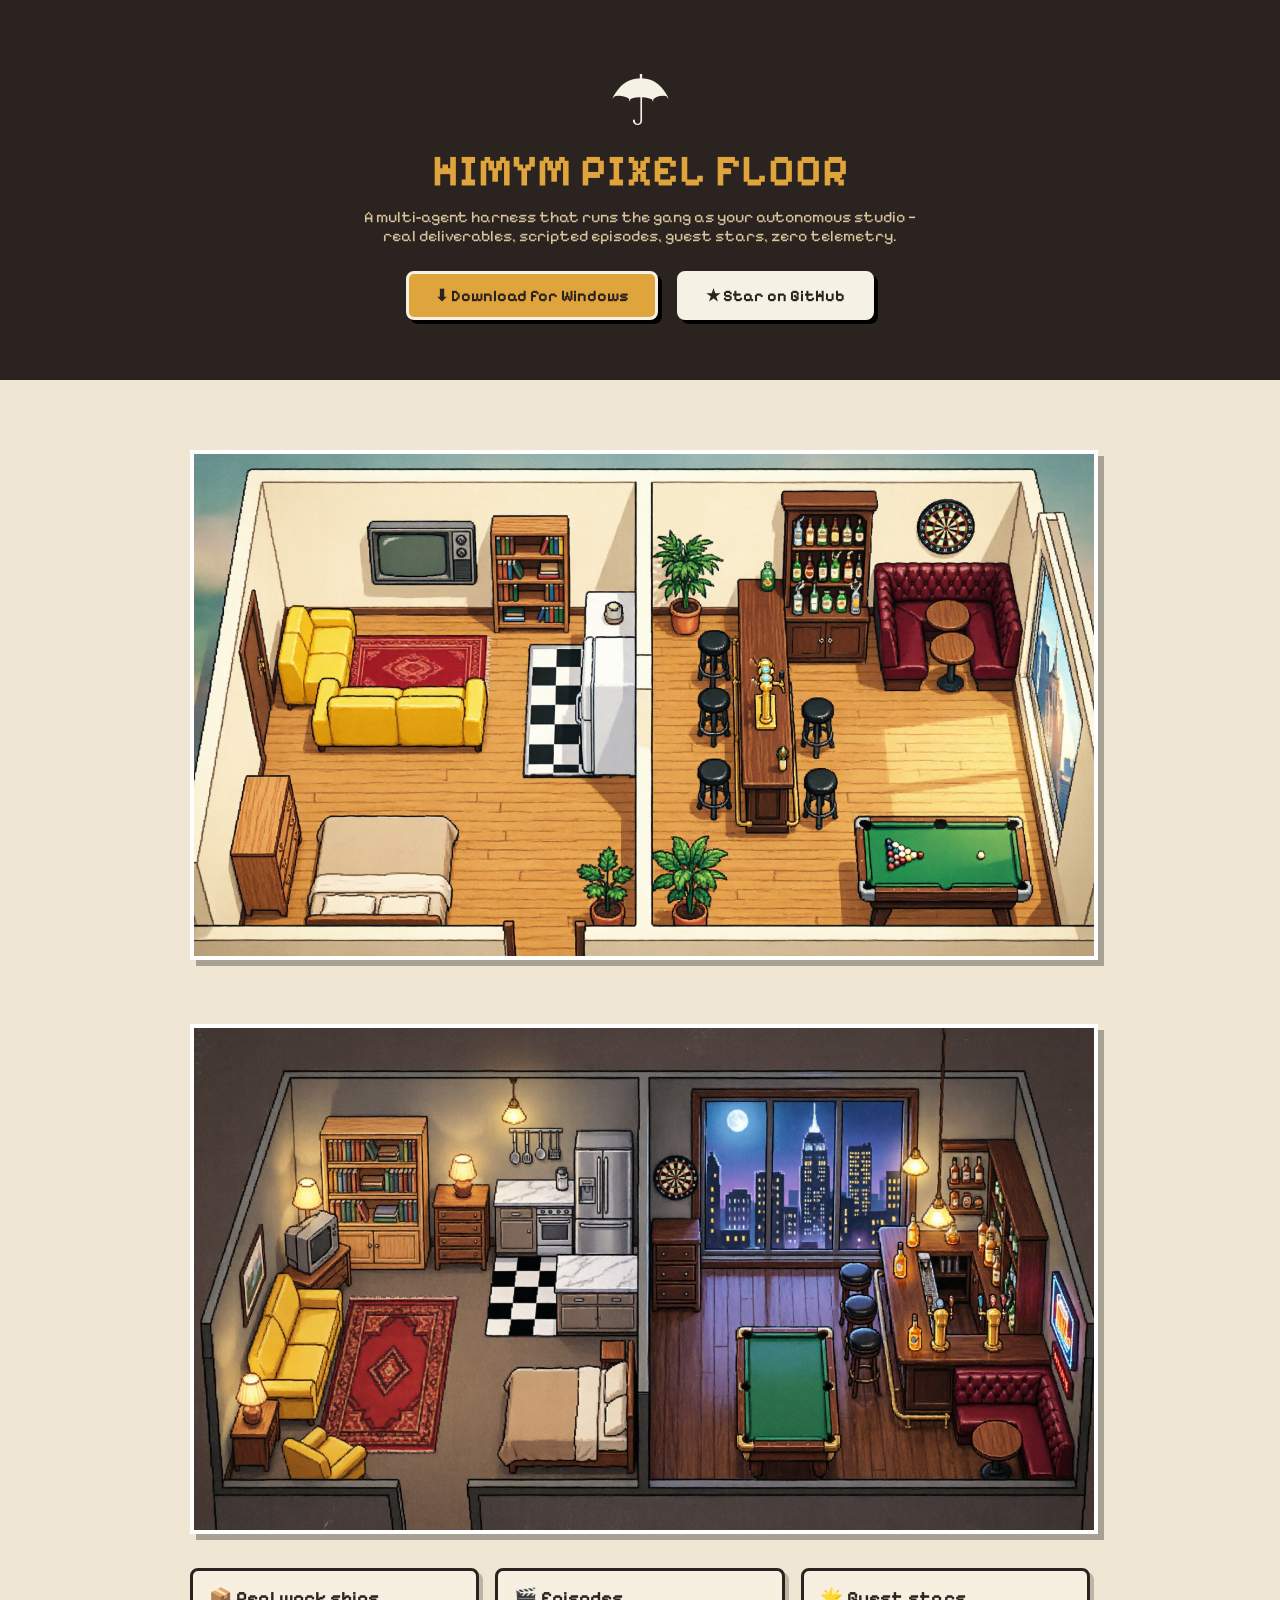
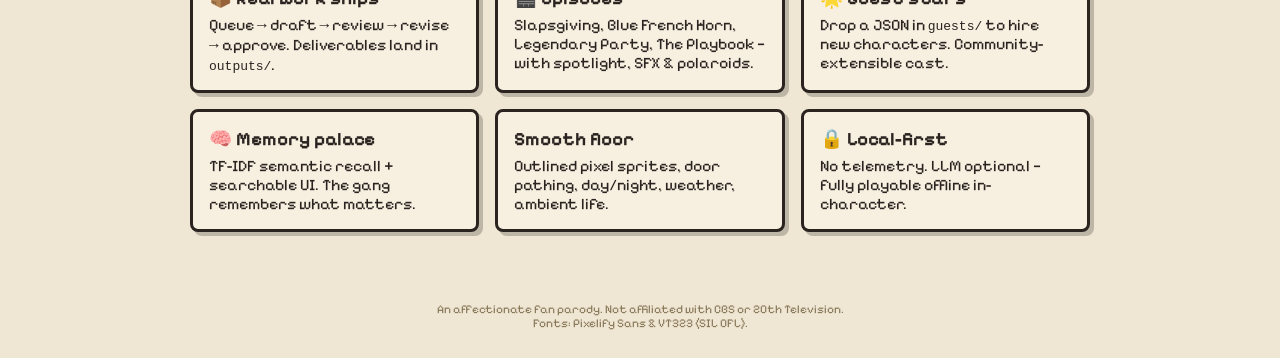
<file: docs/index.html>
<!DOCTYPE html><html><head><meta charset="utf-8"><meta name="viewport" content="width=device-width,initial-scale=1">
<title>HIMYM Pixel Floor — a multi-agent sitcom harness</title>
<link href="https://fonts.googleapis.com/css2?family=Pixelify+Sans:wght@400;700&family=VT323&display=swap" rel="stylesheet">
<style>body{margin:0;font-family:'Pixelify Sans',monospace;background:#efe6d3;color:#2b2320}
header{background:#2b2320;color:#f5f1e4;padding:60px 20px;text-align:center}
h1{font-size:44px;margin:0;color:#e0a43c}.sub{color:#d8c49a;font-size:16px;margin-top:10px}
.umb{font-size:70px}.cta{display:inline-block;margin:26px 8px 0;padding:12px 26px;background:#e0a43c;color:#2b2320;border:3px solid #f5f1e4;border-radius:8px;font-weight:700;text-decoration:none;box-shadow:4px 4px 0 #000}
.cta.alt{background:#f5f1e4}main{max-width:900px;margin:0 auto;padding:40px 20px}
.grid{display:grid;grid-template-columns:repeat(auto-fit,minmax(250px,1fr));gap:16px}
.card{border:3px solid #2b2320;border-radius:8px;background:#f7f0e1;padding:16px;box-shadow:4px 4px 0 rgba(43,35,32,.25)}
.card h3{margin:0 0 6px}footer{text-align:center;padding:30px;color:#8a7a5c;font-size:12px}
img{width:100%;border:4px solid #fff;box-shadow:6px 6px 0 rgba(0,0,0,.3);margin:30px 0}</style></head>
<body><header><div class="umb">☂</div><h1>HIMYM PIXEL FLOOR</h1>
<div class="sub">A multi-agent harness that runs the gang as your autonomous studio —<br>real deliverables, scripted episodes, guest stars, zero telemetry.</div>
<a class="cta" href="https://github.com/YOURNAME/himym-pixel-floor/releases">⬇ Download for Windows</a>
<a class="cta alt" href="https://github.com/YOURNAME/himym-pixel-floor">★ Star on GitHub</a></header>
<main><img src="screenshots/floor_day.png" alt="day floor"><img src="screenshots/floor_night.png" alt="night floor">
<div class="grid">
<div class="card"><h3>📦 Real work ships</h3>Queue → draft → review → revise → approve. Deliverables land in <code>outputs/</code>.</div>
<div class="card"><h3>🎬 Episodes</h3>Slapsgiving, Blue French Horn, Legendary Party, The Playbook — with spotlight, SFX & polaroids.</div>
<div class="card"><h3>🌟 Guest stars</h3>Drop a JSON in <code>guests/</code> to hire new characters. Community-extensible cast.</div>
<div class="card"><h3>🧠 Memory palace</h3>TF-IDF semantic recall + searchable UI. The gang remembers what matters.</div>
<div class="card"><h3> Smooth floor</h3>Outlined pixel sprites, door pathing, day/night, weather, ambient life.</div>
<div class="card"><h3>🔒 Local-first</h3>No telemetry. LLM optional — fully playable offline in-character.</div></div></main>
<footer>An affectionate fan parody. Not affiliated with CBS or 20th Television.<br>Fonts: Pixelify Sans & VT323 (SIL OFL).</footer></body></html>
</file>
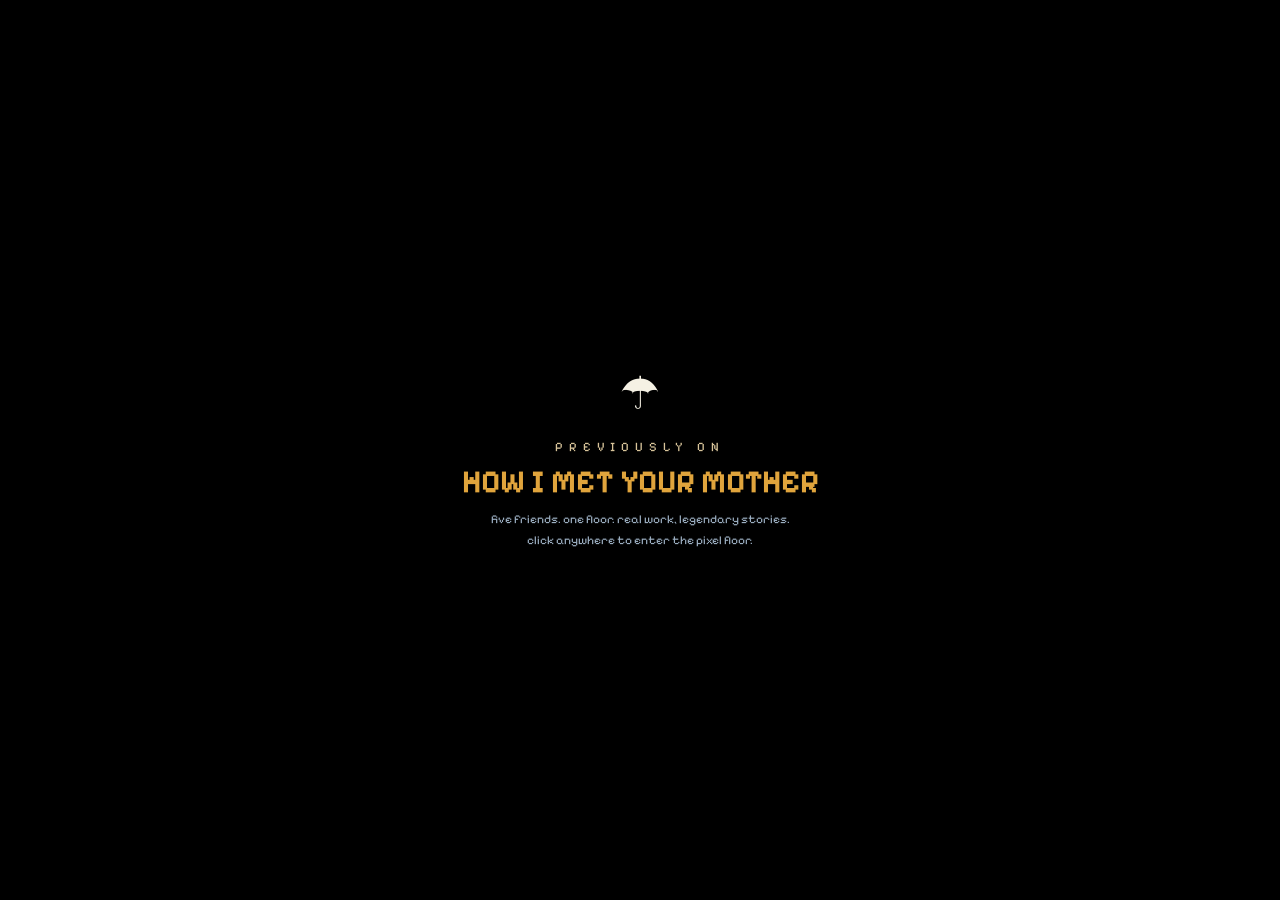
<file: dashboard.html>
<!DOCTYPE html>
<html lang="en"><head>
<meta charset="utf-8"><meta name="viewport" content="width=device-width,initial-scale=1">
<title>HIMYM · Smooth Floor</title>
<link href="https://fonts.googleapis.com/css2?family=Pixelify+Sans:wght@400;600;700&family=VT323&display=swap" rel="stylesheet">
<style>
:root{--paper:#efe6d3;--panel:#f7f0e1;--ink:#2b2320;--line:#c9b896;--lined:#8a7a5c;--accent:#e0a43c;--accentd:#b07f22;--green:#5da668;--blue:#5b8db8;--purple:#9370db;--amber:#d99a2b;--tan:#d8c49a;--red:#c0563f}
*{box-sizing:border-box;margin:0}body{background:var(--paper);color:var(--ink);font-family:'Pixelify Sans',monospace;height:100vh;display:grid;grid-template-rows:44px 1fr 128px;overflow:hidden}
header{display:flex;align-items:center;gap:10px;padding:0 14px;background:var(--panel);border-bottom:3px solid var(--ink)}
.lights{display:flex;gap:6px}.lights i{width:11px;height:11px;border-radius:50%;border:2px solid var(--ink)}
.lights i:nth-child(1){background:#e0604f}.lights i:nth-child(2){background:#e0a43c}.lights i:nth-child(3){background:#5da668}
.logo{font-weight:700}.ver{font-size:12px;color:var(--lined)}
.statsbar{display:flex;gap:8px;margin-left:auto;font-size:11px}
.stat{padding:4px 8px;background:var(--tan);border:2px solid var(--ink);border-radius:4px}.stat b{color:var(--accentd)}
main{display:grid;grid-template-columns:1fr 430px;min-height:0}
.floorpane{background:#14100c;padding:18px;position:relative;display:flex;align-items:center;justify-content:center}
.frame{border:6px solid #f2ecdd;border-radius:4px;box-shadow:0 0 0 3px #2b2320,0 24px 60px #000c;position:relative;max-width:100%;max-height:100%;aspect-ratio:16/10}
canvas#floor{width:100%;height:100%;display:block;image-rendering:pixelated}
.timebadge{position:absolute;right:26px;top:24px;background:var(--panel);border:2px solid var(--ink);border-radius:6px;padding:6px 12px;font-size:12px;box-shadow:2px 2px 0 rgba(0,0,0,.4);z-index:5}
.epbanner{position:absolute;left:50%;top:24px;transform:translateX(-50%);background:#2b2320ee;color:#f5d76e;border:2px solid #f5d76e;border-radius:6px;padding:6px 14px;font-size:12px;z-index:5}
.recap{position:absolute;inset:0;background:rgba(10,8,6,.72);display:flex;align-items:center;justify-content:center;z-index:8}
.rcard{background:#fff7dc;color:#422d20;border:4px solid #63452e;border-radius:8px;padding:22px 28px;max-width:420px;text-align:center;box-shadow:8px 9px #000a}
.rcard .rumb{font-size:34px}.rcard h3{font-size:20px;margin:6px 0}.rcard p{font-size:13px;line-height:1.5;margin-bottom:10px}.rcard .rday{font-size:10px;color:#8a6a4a;margin-bottom:10px}
.toast{position:fixed;top:56px;right:16px;background:var(--accent);border:3px solid var(--ink);border-radius:8px;padding:10px 16px;font-weight:700;box-shadow:4px 4px 0 rgba(0,0,0,.4)}
.term{position:fixed;bottom:0;left:0;right:0;height:120px;background:#000000ee;color:#0f0;overflow:hidden;font-family:monospace;padding:6px;white-space:pre-wrap;font-size:13px}
#term{height:100%;color:#0f0}
#autoBtn{position:fixed;bottom:6px;left:14px;background:var(--panel);border:3px solid var(--ink);border-radius:6px;padding:6px 12px;font-size:12px;cursor:pointer}
#autoBtn.on{background:var(--accent);color:var(--paper)}
#term::-webkit-scrollbar{width:6px}
#term::-webkit-scrollbar-track{background:#0004}
#term::-webkit-scrollbar-thumb{background:#0f0;border-radius:3px}
#term::-webkit-scrollbar-thumb:hover{background:#0a0}
</style>
</head>
<body>
<header>
<div class="lights"><i></i><i></i><i></i></div>
<div class="logo">HIMYM</div>
<div class="ver">v8.1.0</div>
<div class="statsbar">
<div class="stat">Day <b id="day">1</b></div>
<div class="stat">Time <b id="tod">morning</b></div>
<div class="stat">Cast <b id="cast">5</b></div>
<div class="stat">Ships <b id="ships">0</b></div>
</div>
</header>
<main>
<div class="floorpane">
<div class="frame">
<canvas id="floor"></canvas>
<div class="timebadge"><span id="time">00:00</span></div>
<div class="epbanner"><span id="ep"></span></div>
<div class="recap"><div class="rcard"><div class="rumb">📸</div><h3 id="recapTitle"></h3><p id="recapLine"></p><div class="rday" id="recapDay"></div></div></div>
</div>
</div>
<div id="term"></div>
<button id="autoBtn">AUTO</button>
</main>
<script>
// elements
const term=document.getElementById('term');
const dayEl=document.getElementById('day');
const todEl=document.getElementById('tod');
const castEl=document.getElementById('cast');
const shipsEl=document.getElementById('ships');
const timeEl=document.getElementById('time');
const epEl=document.getElementById('ep');
const recapTitleEl=document.getElementById('recapTitle');
const recapLineEl=document.getElementById('recapLine');
const recapDayEl=document.getElementById('recapDay');
const autoBtn=document.getElementById('autoBtn');
const canvas=document.getElementById('floor');
const ctx=canvas.getContext('2d');

// state
let state={};
let imgData={};
let scale=2;
let cellSize=22*scale; // 44px per cell
let gridCols=30; // 30 cells wide
let gridRows=22; // 22 cells tall
let floorWidth=gridCols*cellSize;
let floorHeight=gridRows*cellSize;

// resize
function resize(){
  const dpr=window.devicePixelRatio||1;
  const rect=canvas.getBoundingClientRect();
  canvas.width=rect.width*dpr;
  canvas.height=rect.height*dpr;
  ctx.scale(dpr,dpr);
  // fit to frame preserving aspect
  const frame=document.querySelector('.frame');
  const fRect=frame.getBoundingClientRect();
  const scaleX=fRect.width/floorWidth;
  const scaleY=fRect.height/floorHeight;
  const s=Math.min(scaleX,scaleY);
  ctx.translate((fRect.width-floorWidth*s)/2, (fRect.height-floorHeight*s)/2);
  ctx.scale(s,s);
}
window.addEventListener('resize',resize);
resize();

// palette from :root
function getVar(name){return getComputedStyle(document.body).getPropertyValue(name).trim();}
const paper=getVar('--paper');
const panel=getVar('--panel');
const ink=getVar('--ink');
const line=getVar('--line');
const lined=getVar('--lined');
const accent=getVar('--accent');
const accentd=getVar('--accentd');
const green=getVar('--green');
const blue=getVar('--blue');
const purple=getVar('--purple');
const amber=getVar('--amber');
const tan=getVar('--tan');
const red=getVar('--red');

// sprites (22x30 grid, 2x upscale => 44x60)
// we'll draw procedurally: simple shapes for now, can be replaced with pixel art
function drawSprite(x,y,agent,frame,dir){
  // x,y in cells
  const sx=x*cellSize;
  const sy=y*cellSize;
  ctx.save();
  ctx.translate(sx,sy);
  ctx.scale(scale,scale);
  // base
  ctx.fillStyle=paper;
  ctx.fillRect(0,0,22,30);
  // outline
  ctx.strokeStyle=ink;
  ctx.lineWidth=0.5;
  ctx.strokeRect(0,0,22,30);
  // simple color by agent
  const colors={ted:blue,barney:purple,marshall:green,lily:amber,robin:red};
  const c=colors[agent]||tan;
  ctx.fillStyle=c;
  ctx.fillRect(2,2,18,26);
  // eyes
  ctx.fillStyle=ink;
  const eyeSize=2;
  const eyeY=8;
  const eyeL=6,eyeR=14;
  // blinking
  const blink=frame%40<2?0:eyeSize;
  ctx.fillRect(eyeL,eyeY,eyeSize,blink);
  ctx.fillRect(eyeR,eyeY,eyeSize,blink);
  // mouth
  ctx.fillStyle=lined;
  ctx.fillRect(8,18,6,2);
  // arms (swing)
  const swing=Math.sin(frame*0.2)*2;
  ctx.fillRect(0,12+swing,2,4);
  ctx.fillRect(20,12-swing,2,4);
  // feet
  ctx.fillStyle=lined;
  ctx.fillRect(4,28,3,2);
  ctx.fillRect(15,28,3,2);
  ctx.restore();
}

// draw floor (checker)
function drawFloor(){
  ctx.fillStyle=paper;
  ctx.fillRect(0,0,floorWidth,floorHeight);
  ctx.fillStyle=lined;
  for(let r=0;r<gridRows;r++){
    for(let c=0;c<gridCols;c++){
      if((r+c)%2===0){
        ctx.fillRect(c*cellSize,r*cellSize,cellSize,cellSize);
      }
    }
  }
}

// draw agents
function drawAgents(){
  if(!state.agents)return;
  for(const [name,data] of Object.entries(state.agents)){
    // find cell from sub_location? we'll just place randomly for demo
    // but we can use a mapping: for now random
    const x=Math.floor(Math.random()*gridCols);
    const y=Math.floor(Math.random()*gridRows);
    const frame=state.tick||0;
    drawSprite(x,y,name,frame,0);
  }
}

// render loop
function render(){
  ctx.clearRect(0,0,floorWidth,floorHeight);
  drawFloor();
  drawAgents();
  requestAnimationFrame(render);
}
render();

// UI updates
function updateUI(){
  if(!state)return;
  dayEl.textContent=state.day||1;
  todEl.textContent=state.time_of_day||'morning';
  castEl.textContent=state.agents?Object.keys(state.agents).length:0;
  shipsEl.textContent=state.stats?.tasks_done||0;
  const tod=state.time_of_day;
  const h=({'morning':9,'afternoon':14,'evening':19,'night':22}[tod]||9);
  const m=Math.floor(((state.tick||0)*state.time_scale)%60);
  timeEl.textContent=`${String(h).padStart(2,'0')}:${String(m).padStart(2,'0')}`;
  epEl.textContent=state.episode?.title||'';
  if(state.recap){
    recapTitleEl.textContent=state.recap.title;
    recapLineEl.textContent=state.recap.line;
    recapDayEl.textContent=`Day ${state.recap.day}`;
  }else{
    recapTitleEl.textContent='';
    recapLineEl.textContent='';
    recapDayEl.textContent='';
  }
}
setInterval(updateUI,300);

// auto button
autoBtn.onclick=e=>{
  e.target.classList.toggle('on');
  const on=e.target.classList.contains('on');
  fetch('/api/auto',{method:'POST',headers:{'Content-Type':'application/json'},body:JSON.stringify({on})}).catch(()=>{});
  log(term,'• auto mode '+(on?'ON':'OFF'),'i');
};

// terminal log
function log(el,msg,cls=''){
  const line=document.createElement('div');
  line.textContent=msg;
  if(cls)line.className=cls;
  el.appendChild(line);
  el.scrollTop=el.scrollHeight;
}
async function loop(){
  try{
    while(true){
      const resp=await fetch('/sim_data.json');
      if(!resp.ok)throw new Error('bad status');
      state=await resp.json();
      updateUI();
    }catch(e){
      log(term,'Error: '+e,'err');
    }
    await new Promise(r=>setTimeout(r,1000));
  }
}
loop();
</script>
<link rel="stylesheet" href="ui_plus.css">
<script src="ui_plus.js"></script>
<link rel="stylesheet" href="coworker.css">
<script src="coworker.js"></script>
</body>
</html>
</file>
<file: ui_plus.css>
/* v9 Broadcast upgrades */
.hplus{display:flex;gap:6px;margin-left:8px;align-items:center}
/* cold open */
#coldopen{position:fixed;inset:0;background:#000;display:flex;align-items:center;justify-content:center;z-index:300;cursor:pointer}
.co-card{text-align:center;color:#f5f1e4;font-family:'Pixelify Sans',monospace;animation:cof 1.2s}
.co-umb{font-size:64px}.co-t{letter-spacing:.45em;font-size:13px;color:#d8c49a;margin-top:12px}
.co-s{font-size:32px;font-weight:700;color:#e0a43c;margin:8px 0}
.co-p{font-size:12px;color:#9baec1;line-height:1.7}
@keyframes cof{from{opacity:0}to{opacity:1}}
/* cinema mode */
.letterbox{position:absolute;inset:0;pointer-events:none;display:none;z-index:6}
body.cinema .letterbox{display:block}
.lb-t,.lb-b{position:absolute;left:0;right:0;height:9%;background:#000}
.lb-t{top:0}.lb-b{bottom:0}
.grain{position:absolute;inset:0;opacity:.06;background:repeating-linear-gradient(0deg,#fff 0 1px,transparent 1px 3px);animation:gr .3s steps(2) infinite}
@keyframes gr{50%{transform:translateY(1px)}}
body.cinema aside,body.cinema footer{display:none}
body.cinema main{grid-template-columns:1fr}
/* episode title card */
#tcard{position:fixed;inset:0;display:flex;align-items:center;justify-content:center;background:rgba(0,0,0,.55);z-index:150;pointer-events:none}
.tc-in{background:#fff7dc;border:4px solid #63452e;color:#422d20;padding:18px 36px;text-align:center;border-radius:8px;box-shadow:8px 9px #000a;animation:tcin .5s}
.tc-k{font-size:11px;letter-spacing:.3em;color:#8a6a4a}
.tc-t{font-size:26px;font-weight:700;margin-top:4px}
@keyframes tcin{from{transform:scale(.8);opacity:0}to{transform:scale(1);opacity:1}}
/* character drawer */
#drawer{position:fixed;right:-360px;top:44px;bottom:0;width:340px;background:var(--panel);border-left:3px solid var(--ink);transition:right .25s;z-index:60;padding:14px;overflow:auto}
#drawer.open{right:0}
.dw-card{display:flex;flex-direction:column;gap:10px}
.dw-card canvas{width:64px;height:64px;border:3px solid var(--ink);border-radius:8px;background:#fff;image-rendering:pixelated}
.dw-card h3{font-size:16px}.dw-role{font-size:11px;color:var(--lined)}
.dw-sec{font-size:10px;letter-spacing:.1em;color:var(--lined);margin-top:6px}
.relrow{display:flex;align-items:center;gap:6px;font-size:11px;margin:3px 0}
.relrow .rb{flex:1;height:8px;background:var(--line);border-radius:4px;overflow:hidden}
.relrow .rb i{display:block;height:100%}
.dw-row{display:flex;gap:6px;flex-wrap:wrap}
/* kanban */
.kanb{display:flex;gap:8px;padding:12px;overflow:auto;height:100%}
.kcol{min-width:130px;flex:1;border:2px solid var(--line);border-radius:6px;background:var(--paper);padding:6px;display:flex;flex-direction:column;gap:6px}
.kcol h4{font-size:10px;letter-spacing:.1em;color:var(--lined)}
.kcard{border:2px solid var(--ink);border-radius:6px;background:var(--panel);padding:6px;font-size:10px;box-shadow:2px 2px 0 rgba(43,35,32,.2)}
.kc-sub{color:var(--lined);font-size:9px;margin-top:2px}
/* themes */
body[data-theme="midnight"]{--paper:#20242c;--panel:#2a303c;--ink:#e8ecf4;--line:#4a5568;--lined:#8a94a8;--tan:#3a4252}
body[data-theme="horn"]{--paper:#dfe8f2;--panel:#eef4fa;--ink:#1d2a3a;--line:#9fb4cc;--lined:#5c7089;--tan:#c4d4e6;--accent:#3f6c96;--accentd:#27476b}
</file>
<file: coworker.css>
/* v10 Coworker upgrades */
.cw-term{background:#101418;color:#9fe8bf;font:13px 'VT323',monospace;padding:8px;border:2px solid var(--ink);border-radius:6px;min-height:110px;white-space:pre-wrap;line-height:1.4}
.cw-caret{animation:cwb 1s steps(1) infinite}@keyframes cwb{50%{opacity:0}}
.cw-panel{display:flex;flex-direction:column;gap:6px;margin-top:6px}
.cw-panel select,.cw-panel input{background:var(--paper);border:2px solid var(--ink);border-radius:6px;padding:5px;font:12px 'Pixelify Sans';color:var(--ink)}
.cw-you{background:var(--purple);color:#fff;border:2px solid var(--ink);border-radius:5px;font-size:9px;padding:1px 6px}
.audit-ln{display:flex;gap:6px;align-items:center;border:2px solid var(--line);border-radius:6px;padding:5px 7px;background:var(--paper);font-size:10px}
.ak{font-size:8px;border:2px solid var(--ink);border-radius:4px;padding:0 5px;font-weight:700}
.ak.policy{background:var(--green);color:#fff}.ak.steer{background:var(--red);color:#fff}.ak.control{background:var(--purple);color:#fff}

/* Portrait container */
.dw-portrait{width:44px;height:60px;background-size:contain;background-repeat:no-repeat;background-position:center;margin-bottom:4px;}
.dw-portrait img{width:100%;height:100%;object-fit:contain;}
/* dw-info to hold name and role */
.dw-info{display:flex;flex-direction:column;align-items:center;}
</file>
